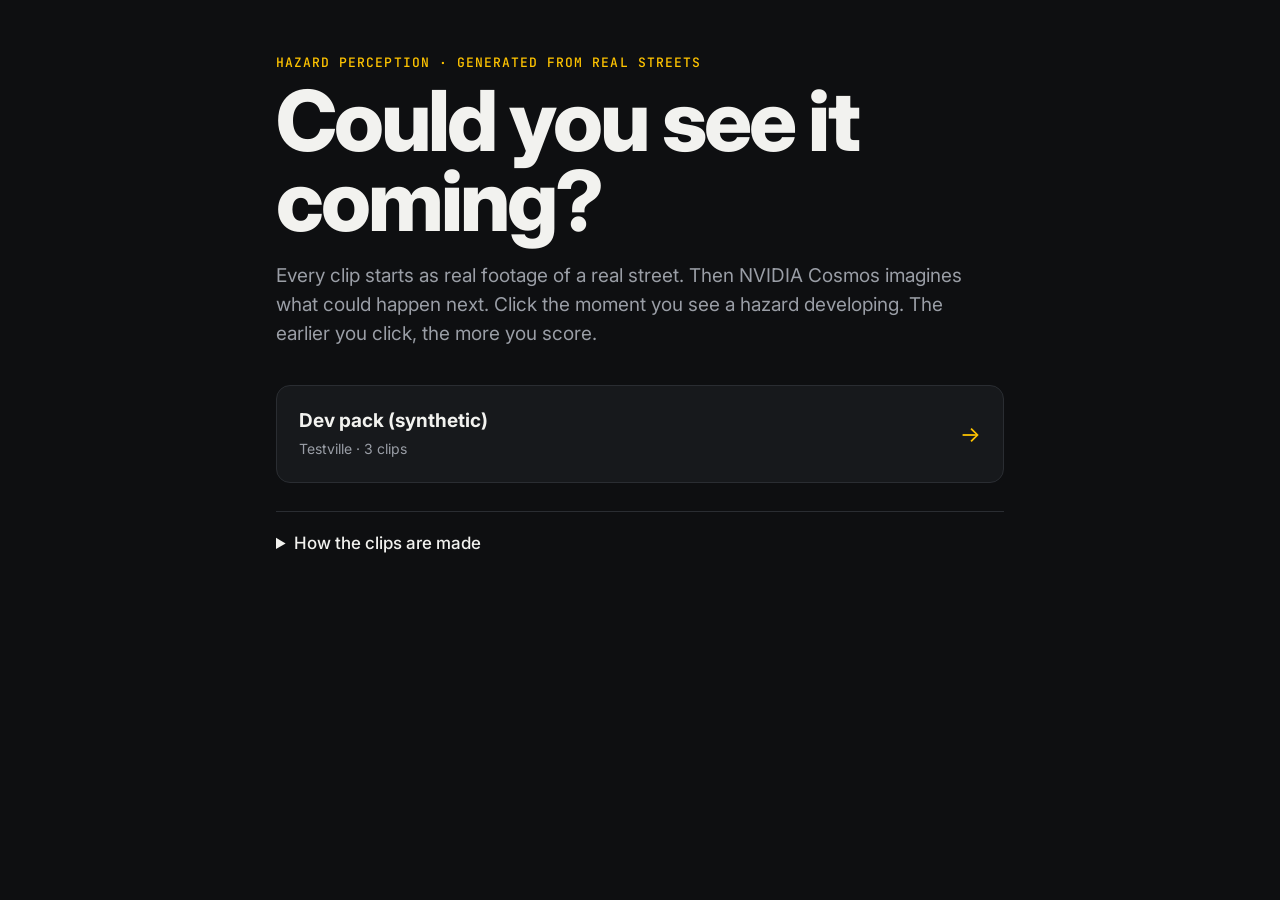
<file: web/index.html>
<!doctype html>
<html lang="en">
<head>
  <meta charset="utf-8">
  <meta name="viewport" content="width=device-width, initial-scale=1">
  <title>Near Miss</title>
  <meta name="description" content="Hazard-perception training generated from your own streets with NVIDIA Cosmos.">
  <link rel="preconnect" href="https://fonts.googleapis.com">
  <link href="https://fonts.googleapis.com/css2?family=Inter:wght@400;500;700;800&family=JetBrains+Mono:wght@500&display=swap" rel="stylesheet">
  <link rel="stylesheet" href="style.css">
</head>
<body>
  <main id="app">
    <section id="home" class="screen">
      <p class="eyebrow">Hazard perception · generated from real streets</p>
      <h1>Could you see it<br>coming?</h1>
      <p class="lede">Every clip starts as real footage of a real street. Then NVIDIA Cosmos imagines what could happen next.
        Click the moment you see a hazard developing. The earlier you click, the more you score.</p>
      <div id="packs" class="packs"></div>
      <details class="how">
        <summary>How the clips are made</summary>
        <ol>
          <li><b>Nemotron 3 Nano Omni</b> reads the street: parked vehicles that hide people, side lanes, who uses this road.</li>
          <li><b>Nemotron 3 Ultra</b> plans hazards that fit that street and the city's real crash causes, found live with <b>Tavily</b>.</li>
          <li><b>Cosmos Predict 2.5</b> renders each hazard as a continuation of the real footage, on a Nebius GPU job.</li>
          <li><b>Cosmos Reason 2</b> watches every render, writes the answer key and throws out anything physically implausible.</li>
        </ol>
      </details>
    </section>

    <section id="brief" class="screen" hidden>
      <p class="eyebrow" id="brief-count"></p>
      <h2>Click or press <kbd>space</kbd> when you see a hazard developing.</h2>
      <p class="lede">A hazard is anything that would make you slow down, steer or stop. You can't pause or rewind. Clicking constantly scores zero.</p>
      <button class="primary" id="go">Play clip</button>
    </section>

    <section id="play" class="screen wide" hidden>
      <div class="stage">
        <video id="video" playsinline muted preload="auto"></video>
        <div id="flash" class="flash"></div>
      </div>
      <div class="track" id="play-track"></div>
      <p class="hint">Click anywhere or press <kbd>space</kbd></p>
    </section>

    <section id="review" class="screen wide" hidden>
      <div class="review-head">
        <p class="eyebrow" id="review-count"></p>
        <div class="score-big"><span id="review-score">0</span><small>/5</small></div>
      </div>
      <div class="stage"><video id="review-video" playsinline muted controls preload="auto"></video></div>
      <div class="track" id="review-track"></div>
      <div class="legend"><span class="sw clue"></span>first clue <span class="sw tap"></span>your clicks <span class="sw band"></span>scoring window (5 → 1)</div>
      <h3 id="review-hazard"></h3>
      <p id="review-text"></p>
      <p class="why" id="review-why"></p>
      <button class="primary" id="next">Next clip</button>
    </section>

    <section id="results" class="screen" hidden>
      <p class="eyebrow">Your result</p>
      <div class="score-big"><span id="total">0</span><small id="total-max">/0</small></div>
      <p class="lede" id="verdict"></p>
      <ul id="breakdown" class="breakdown"></ul>
      <div class="coach">
        <p class="eyebrow">Coach · Nemotron on Nebius Token Factory</p>
        <p id="coach-text">Thinking about your clicks…</p>
      </div>
      <button class="primary" id="again">Try another pack</button>
    </section>
  </main>
  <script type="module" src="app.js"></script>
</body>
</html>
</file>
<file: web/style.css>
:root {
  --bg: #0e0f11;
  --panel: #17191c;
  --line: #2a2d32;
  --text: #f2f2ef;
  --muted: #9a9ea6;
  --accent: #ffc400; /* road-marking yellow */
  --good: #3ddc84;
  --bad: #ff5a4f;
}
* { box-sizing: border-box; }
html, body { margin: 0; background: var(--bg); color: var(--text); }
body { font: 17px/1.55 Inter, system-ui, sans-serif; min-height: 100vh; }
main { max-width: 760px; margin: 0 auto; padding: 56px 16px 80px; }
.screen.wide { max-width: 1100px; margin: 0 auto; }
main:has(.wide:not([hidden])) { max-width: 1100px; }
[hidden] { display: none !important; }

h1 { font-size: clamp(44px, 9vw, 84px); line-height: .95; letter-spacing: -.035em; margin: 12px 0 20px; font-weight: 800; }
h2 { font-size: clamp(26px, 4.5vw, 38px); line-height: 1.1; letter-spacing: -.02em; margin: 8px 0 16px; }
h3 { font-size: 22px; margin: 24px 0 6px; }
.eyebrow { color: var(--accent); font: 500 13px/1 "JetBrains Mono", monospace; text-transform: uppercase; letter-spacing: .08em; margin: 0; }
.lede { color: var(--muted); font-size: 19px; max-width: 60ch; }
kbd { font: 500 .85em "JetBrains Mono", monospace; border: 1px solid var(--line); border-bottom-width: 3px; border-radius: 6px; padding: 1px 7px; color: var(--text); }

button.primary {
  font: 700 17px Inter, sans-serif; color: #111; background: var(--accent); border: 0; border-radius: 12px;
  padding: 15px 26px; margin-top: 24px; cursor: pointer; transition: transform .12s;
}
button.primary:hover { transform: translateY(-1px); }
button.primary:active { transform: translateY(1px); }
button:focus-visible { outline: 3px solid var(--text); outline-offset: 3px; }

.packs { display: grid; gap: 12px; margin: 36px 0 28px; }
.pack {
  display: flex; justify-content: space-between; align-items: center; gap: 16px; text-align: left;
  width: 100%; padding: 20px 22px; background: var(--panel); border: 1px solid var(--line); border-radius: 14px;
  color: var(--text); font: inherit; cursor: pointer; transition: border-color .15s, transform .15s;
}
.pack:hover { border-color: var(--accent); transform: translateY(-1px); }
.pack b { font-size: 19px; display: block; }
.pack span { color: var(--muted); font-size: 14px; }
.pack .arrow { color: var(--accent); font-size: 22px; }
.empty { color: var(--muted); border: 1px dashed var(--line); border-radius: 14px; padding: 20px; }

.how { color: var(--muted); border-top: 1px solid var(--line); padding-top: 18px; }
.how summary { cursor: pointer; color: var(--text); font-weight: 500; }
.how b { color: var(--text); font-weight: 500; }
.how li { margin: 8px 0; }

.stage { position: relative; border-radius: 14px; overflow: hidden; background: #000; aspect-ratio: 16 / 9; }
.stage video { width: 100%; height: 100%; display: block; object-fit: cover; }
#play .stage { cursor: crosshair; }
.flash { position: absolute; inset: 0; box-shadow: inset 0 0 0 6px var(--accent); opacity: 0; pointer-events: none; transition: opacity .35s; }
.flash.on { opacity: 1; transition: none; }
.hint { color: var(--muted); text-align: center; font-size: 14px; }

.track { position: relative; height: 34px; margin-top: 14px; background: var(--panel); border-radius: 8px; overflow: hidden; }
.track .progress { position: absolute; inset: 0 auto 0 0; background: #24272c; }
.track .band { position: absolute; top: 0; bottom: 0; background: var(--accent); border-right: 1px solid var(--bg); }
.track .tap { position: absolute; top: 4px; bottom: 4px; width: 4px; margin-left: -2px; border-radius: 2px; background: var(--text); }
.track .tap.hit { background: var(--good); box-shadow: 0 0 0 2px var(--bg); }
.track .clue { position: absolute; top: 0; bottom: 0; width: 2px; background: var(--bad); }
.legend { display: flex; flex-wrap: wrap; gap: 6px 16px; align-items: center; color: var(--muted); font-size: 13px; margin-top: 10px; }
.sw { display: inline-block; width: 12px; height: 12px; border-radius: 3px; margin-right: -10px; vertical-align: -1px; }
.sw.clue { background: var(--bad); width: 3px; }
.sw.tap { background: var(--text); width: 4px; }
.sw.band { background: var(--accent); }

.review-head { display: flex; justify-content: space-between; align-items: end; margin-bottom: 14px; }
.score-big { font: 800 64px/1 Inter, sans-serif; letter-spacing: -.03em; }
.score-big small { color: var(--muted); font-size: .45em; font-weight: 500; }
#results .score-big { font-size: 112px; margin: 10px 0; }
.why { color: var(--muted); font-size: 15px; border-left: 3px solid var(--line); padding-left: 12px; }
.why a { color: var(--muted); }

.breakdown { list-style: none; padding: 0; margin: 28px 0; display: grid; gap: 8px; }
.breakdown li { display: flex; justify-content: space-between; gap: 16px; padding: 12px 16px; background: var(--panel); border-radius: 10px; }
.breakdown .pts { font: 500 15px "JetBrains Mono", monospace; color: var(--accent); white-space: nowrap; }
.coach { background: var(--panel); border: 1px solid var(--line); border-radius: 14px; padding: 20px 22px; }
.coach p:last-child { margin: 10px 0 0; white-space: pre-line; }

@media (max-width: 600px) {
  main { padding-top: 32px; }
  .score-big { font-size: 48px; }
  #results .score-big { font-size: 80px; }
}
@media (prefers-reduced-motion: reduce) { * { transition: none !important; } }
</file>
